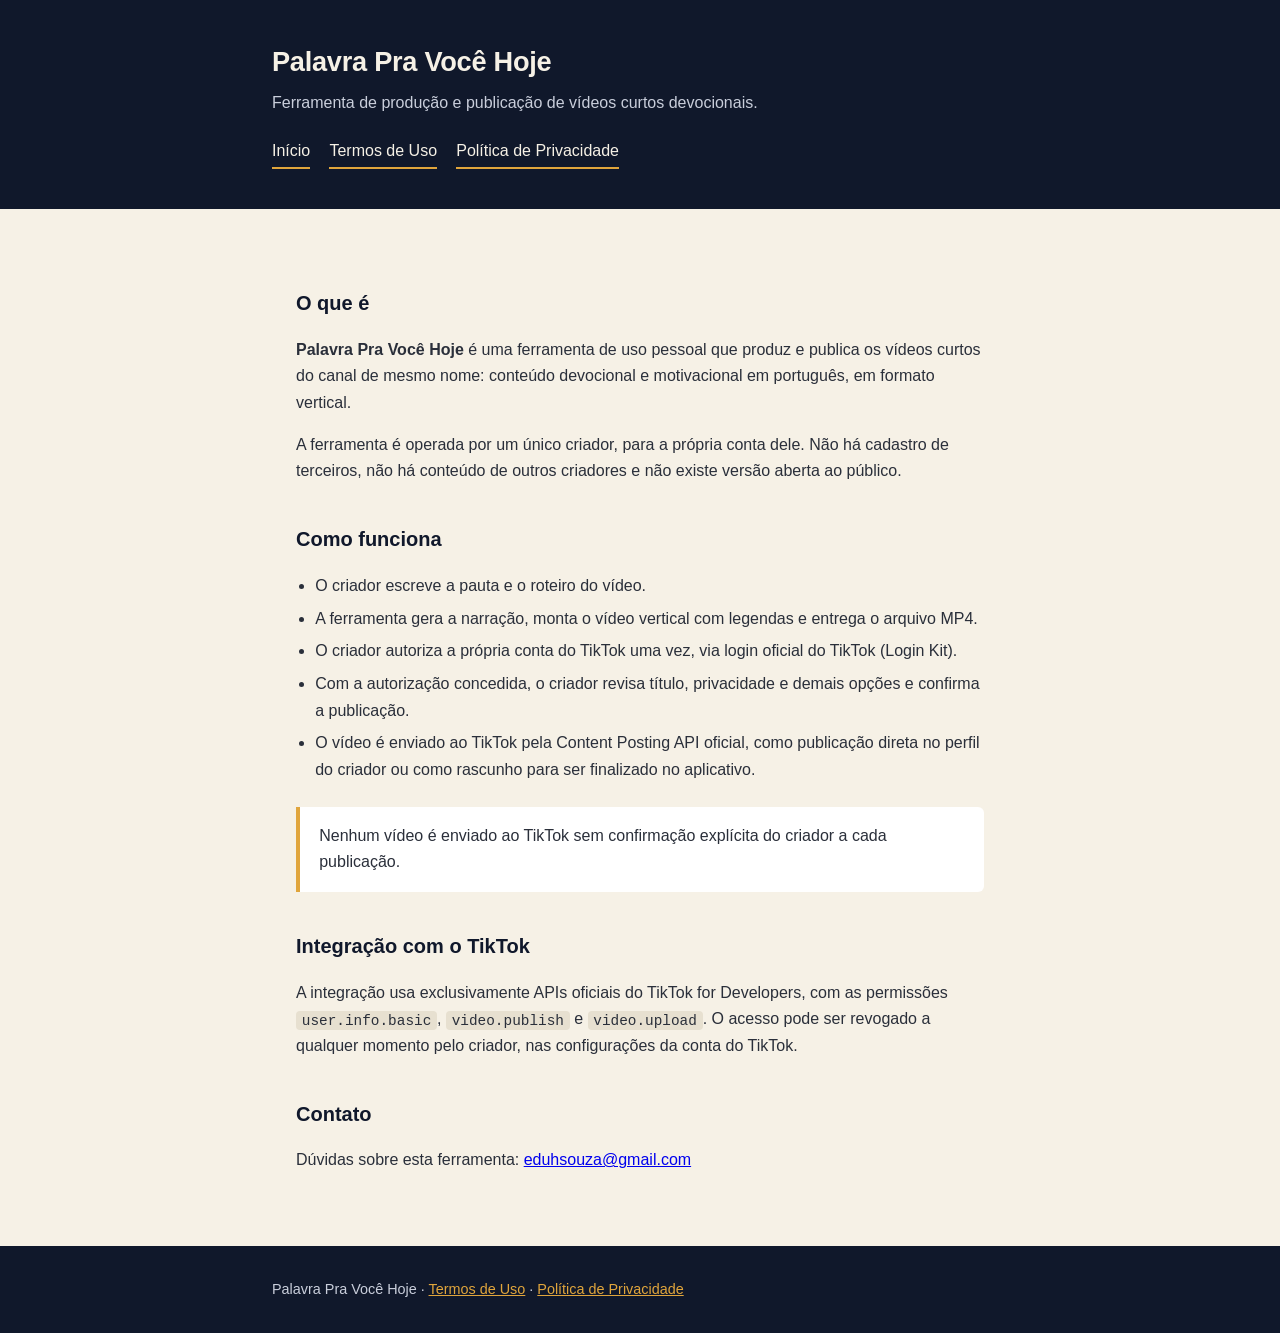
<file: index.html>
<!doctype html>
<html lang="pt-BR">
<head>
<meta charset="utf-8">
<meta name="viewport" content="width=device-width, initial-scale=1">
<title>Palavra Pra Você Hoje</title>
<link rel="stylesheet" href="estilo.css">
</head>
<body>
<header>
  <div class="interno">
    <h1>Palavra Pra Você Hoje</h1>
    <p>Ferramenta de produção e publicação de vídeos curtos devocionais.</p>
    <nav>
      <a href="index.html">Início</a>
      <a href="termos.html">Termos de Uso</a>
      <a href="privacidade.html">Política de Privacidade</a>
    </nav>
  </div>
</header>
<main>
  <h2>O que é</h2>
  <p>
    <strong>Palavra Pra Você Hoje</strong> é uma ferramenta de uso pessoal que produz e
    publica os vídeos curtos do canal de mesmo nome: conteúdo devocional e
    motivacional em português, em formato vertical.
  </p>
  <p>
    A ferramenta é operada por um único criador, para a própria conta dele. Não há
    cadastro de terceiros, não há conteúdo de outros criadores e não existe versão
    aberta ao público.
  </p>

  <h2>Como funciona</h2>
  <ul>
    <li>O criador escreve a pauta e o roteiro do vídeo.</li>
    <li>A ferramenta gera a narração, monta o vídeo vertical com legendas e entrega o arquivo MP4.</li>
    <li>O criador autoriza a própria conta do TikTok uma vez, via login oficial do TikTok (Login Kit).</li>
    <li>Com a autorização concedida, o criador revisa título, privacidade e demais opções e confirma a publicação.</li>
    <li>O vídeo é enviado ao TikTok pela Content Posting API oficial, como publicação direta no perfil do criador ou como rascunho para ser finalizado no aplicativo.</li>
  </ul>

  <div class="destaque">
    Nenhum vídeo é enviado ao TikTok sem confirmação explícita do criador a cada publicação.
  </div>

  <h2>Integração com o TikTok</h2>
  <p>
    A integração usa exclusivamente APIs oficiais do TikTok for Developers, com as
    permissões <code>user.info.basic</code>, <code>video.publish</code> e
    <code>video.upload</code>. O acesso pode ser revogado a qualquer momento pelo
    criador, nas configurações da conta do TikTok.
  </p>

  <h2>Contato</h2>
  <p>Dúvidas sobre esta ferramenta: <a href="mailto:eduhsouza@gmail.com">eduhsouza@gmail.com</a></p>
</main>
<footer>
  <div class="interno">
    Palavra Pra Você Hoje · <a href="termos.html">Termos de Uso</a> ·
    <a href="privacidade.html">Política de Privacidade</a>
  </div>
</footer>
</body>
</html>
</file>
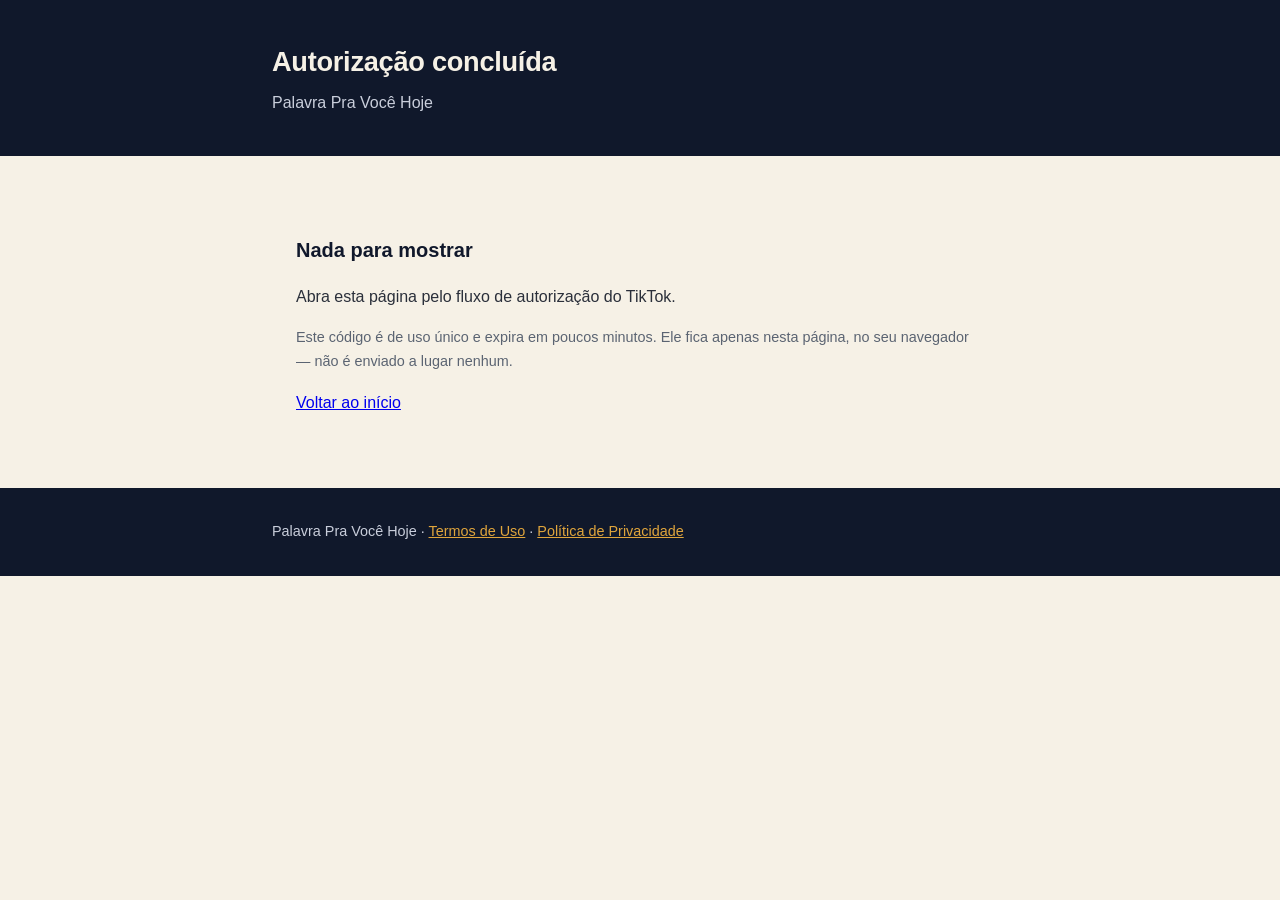
<file: callback.html>
<!doctype html>
<html lang="pt-BR">
<head>
<meta charset="utf-8">
<meta name="viewport" content="width=device-width, initial-scale=1">
<title>Autorização concluída — Palavra Pra Você Hoje</title>
<link rel="stylesheet" href="estilo.css">
<style>
  .caixa {
    background: #fff; border: 1px solid #ddd6c6; border-radius: 8px;
    padding: 1rem; margin: 1rem 0;
    font-family: ui-monospace, SFMono-Regular, Consolas, monospace;
    font-size: .92rem; word-break: break-all;
  }
  button {
    background: var(--noite); color: var(--creme); border: 0; border-radius: 6px;
    padding: .6rem 1.1rem; font-size: .95rem; cursor: pointer;
  }
  button:hover { background: var(--noite-claro); }
  .erro { color: #a8321f; font-weight: 600; }
</style>
</head>
<body>
<header>
  <div class="interno">
    <h1>Autorização concluída</h1>
    <p>Palavra Pra Você Hoje</p>
  </div>
</header>
<main>
  <div id="conteudo"><p>Lendo a resposta do TikTok…</p></div>
  <p class="data">
    Este código é de uso único e expira em poucos minutos. Ele fica apenas nesta página,
    no seu navegador — não é enviado a lugar nenhum.
  </p>
  <p><a href="index.html">Voltar ao início</a></p>
</main>
<footer>
  <div class="interno">
    Palavra Pra Você Hoje · <a href="termos.html">Termos de Uso</a> ·
    <a href="privacidade.html">Política de Privacidade</a>
  </div>
</footer>
<script>
(function () {
  var p = new URLSearchParams(window.location.search);
  var code = p.get("code");
  var state = p.get("state");
  var erro = p.get("error");
  var descricao = p.get("error_description");
  var alvo = document.getElementById("conteudo");

  function elemento(tag, texto, classe) {
    var e = document.createElement(tag);
    if (texto !== undefined) e.textContent = texto;
    if (classe) e.className = classe;
    return e;
  }

  alvo.textContent = "";

  if (erro) {
    alvo.appendChild(elemento("h2", "A autorização não foi concluída"));
    alvo.appendChild(elemento("p", "Erro: " + erro, "erro"));
    if (descricao) alvo.appendChild(elemento("p", descricao));
    alvo.appendChild(elemento("p", "Feche esta aba e rode o comando de autorização novamente."));
    return;
  }

  if (!code) {
    alvo.appendChild(elemento("h2", "Nada para mostrar"));
    alvo.appendChild(elemento("p", "Abra esta página pelo fluxo de autorização do TikTok."));
    return;
  }

  alvo.appendChild(elemento("h2", "Copie o código abaixo"));
  alvo.appendChild(elemento("p", "Cole no terminal, na etapa que está aguardando o código."));

  var caixa = elemento("div", code, "caixa");
  caixa.id = "codigo";
  alvo.appendChild(caixa);

  var botao = elemento("button", "Copiar código");
  botao.addEventListener("click", function () {
    navigator.clipboard.writeText(code).then(function () {
      botao.textContent = "Copiado";
      setTimeout(function () { botao.textContent = "Copiar código"; }, 2000);
    });
  });
  alvo.appendChild(botao);

  if (state) {
    var s = elemento("p");
    s.appendChild(elemento("strong", "state: "));
    s.appendChild(document.createTextNode(state));
    s.className = "data";
    alvo.appendChild(s);
  }
})();
</script>
</body>
</html>
</file>
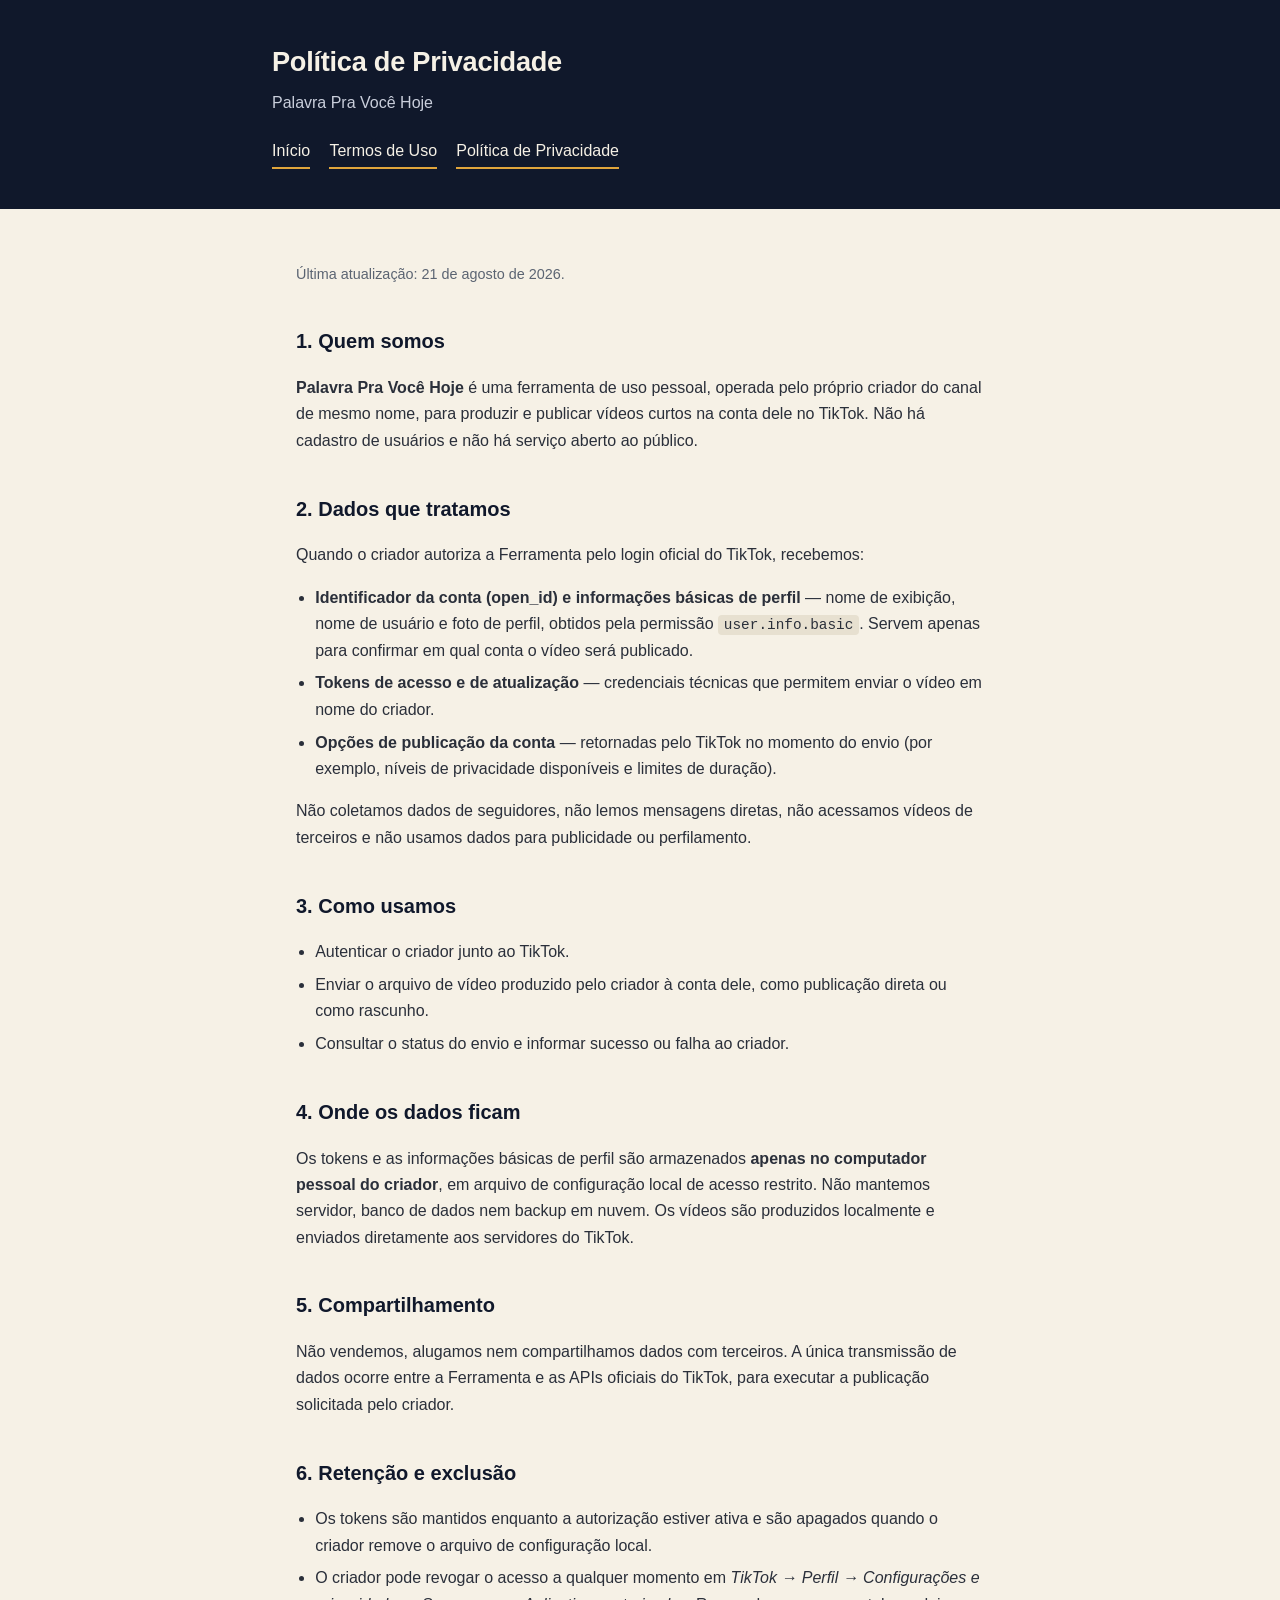
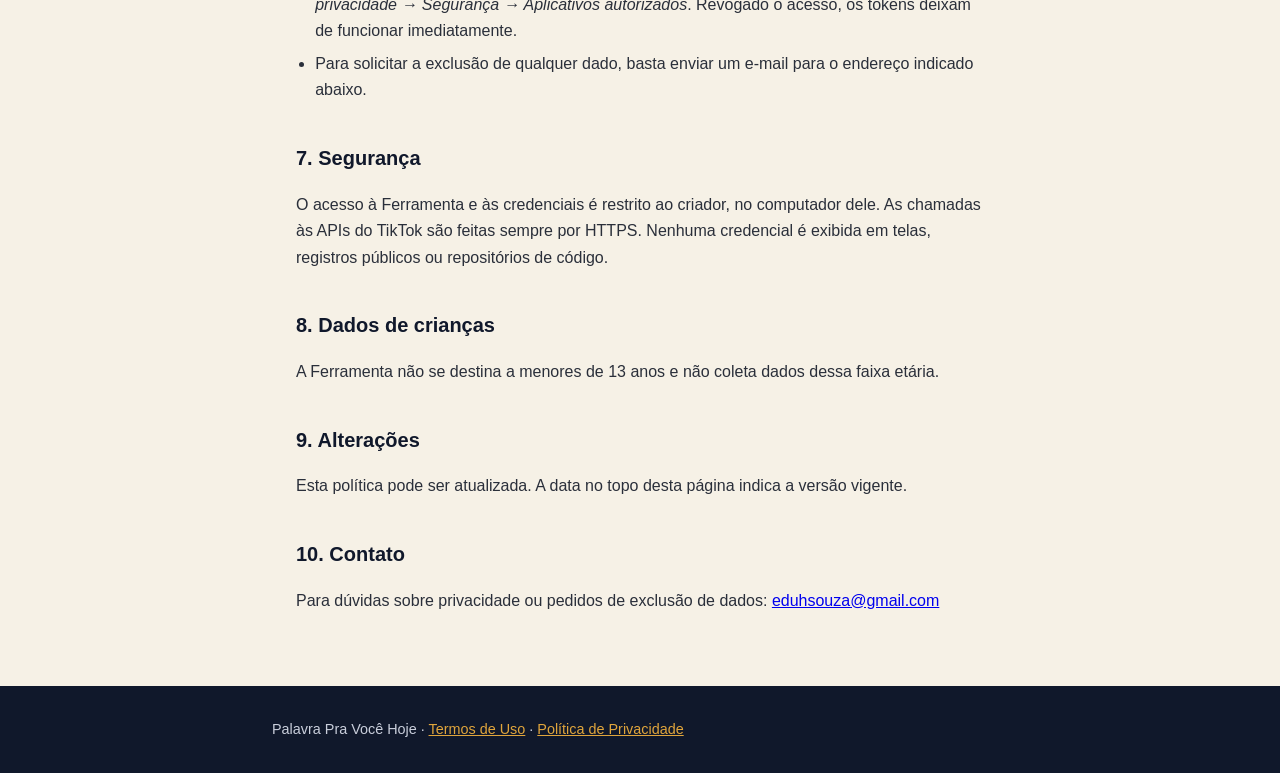
<file: privacidade.html>
<!doctype html>
<html lang="pt-BR">
<head>
<meta charset="utf-8">
<meta name="viewport" content="width=device-width, initial-scale=1">
<title>Política de Privacidade — Palavra Pra Você Hoje</title>
<link rel="stylesheet" href="estilo.css">
</head>
<body>
<header>
  <div class="interno">
    <h1>Política de Privacidade</h1>
    <p>Palavra Pra Você Hoje</p>
    <nav>
      <a href="index.html">Início</a>
      <a href="termos.html">Termos de Uso</a>
      <a href="privacidade.html">Política de Privacidade</a>
    </nav>
  </div>
</header>
<main>
  <p class="data">Última atualização: 21 de agosto de 2026.</p>

  <h2>1. Quem somos</h2>
  <p>
    <strong>Palavra Pra Você Hoje</strong> é uma ferramenta de uso pessoal, operada pelo
    próprio criador do canal de mesmo nome, para produzir e publicar vídeos curtos na
    conta dele no TikTok. Não há cadastro de usuários e não há serviço aberto ao público.
  </p>

  <h2>2. Dados que tratamos</h2>
  <p>Quando o criador autoriza a Ferramenta pelo login oficial do TikTok, recebemos:</p>
  <ul>
    <li><strong>Identificador da conta (open_id) e informações básicas de perfil</strong> — nome de exibição, nome de usuário e foto de perfil, obtidos pela permissão <code>user.info.basic</code>. Servem apenas para confirmar em qual conta o vídeo será publicado.</li>
    <li><strong>Tokens de acesso e de atualização</strong> — credenciais técnicas que permitem enviar o vídeo em nome do criador.</li>
    <li><strong>Opções de publicação da conta</strong> — retornadas pelo TikTok no momento do envio (por exemplo, níveis de privacidade disponíveis e limites de duração).</li>
  </ul>
  <p>
    Não coletamos dados de seguidores, não lemos mensagens diretas, não acessamos vídeos
    de terceiros e não usamos dados para publicidade ou perfilamento.
  </p>

  <h2>3. Como usamos</h2>
  <ul>
    <li>Autenticar o criador junto ao TikTok.</li>
    <li>Enviar o arquivo de vídeo produzido pelo criador à conta dele, como publicação direta ou como rascunho.</li>
    <li>Consultar o status do envio e informar sucesso ou falha ao criador.</li>
  </ul>

  <h2>4. Onde os dados ficam</h2>
  <p>
    Os tokens e as informações básicas de perfil são armazenados <strong>apenas no
    computador pessoal do criador</strong>, em arquivo de configuração local de acesso
    restrito. Não mantemos servidor, banco de dados nem backup em nuvem. Os vídeos são
    produzidos localmente e enviados diretamente aos servidores do TikTok.
  </p>

  <h2>5. Compartilhamento</h2>
  <p>
    Não vendemos, alugamos nem compartilhamos dados com terceiros. A única transmissão de
    dados ocorre entre a Ferramenta e as APIs oficiais do TikTok, para executar a
    publicação solicitada pelo criador.
  </p>

  <h2>6. Retenção e exclusão</h2>
  <ul>
    <li>Os tokens são mantidos enquanto a autorização estiver ativa e são apagados quando o criador remove o arquivo de configuração local.</li>
    <li>O criador pode revogar o acesso a qualquer momento em <em>TikTok → Perfil → Configurações e privacidade → Segurança → Aplicativos autorizados</em>. Revogado o acesso, os tokens deixam de funcionar imediatamente.</li>
    <li>Para solicitar a exclusão de qualquer dado, basta enviar um e-mail para o endereço indicado abaixo.</li>
  </ul>

  <h2>7. Segurança</h2>
  <p>
    O acesso à Ferramenta e às credenciais é restrito ao criador, no computador dele. As
    chamadas às APIs do TikTok são feitas sempre por HTTPS. Nenhuma credencial é exibida
    em telas, registros públicos ou repositórios de código.
  </p>

  <h2>8. Dados de crianças</h2>
  <p>A Ferramenta não se destina a menores de 13 anos e não coleta dados dessa faixa etária.</p>

  <h2>9. Alterações</h2>
  <p>
    Esta política pode ser atualizada. A data no topo desta página indica a versão
    vigente.
  </p>

  <h2>10. Contato</h2>
  <p>
    Para dúvidas sobre privacidade ou pedidos de exclusão de dados:
    <a href="mailto:eduhsouza@gmail.com">eduhsouza@gmail.com</a>
  </p>
</main>
<footer>
  <div class="interno">
    Palavra Pra Você Hoje · <a href="termos.html">Termos de Uso</a> ·
    <a href="privacidade.html">Política de Privacidade</a>
  </div>
</footer>
</body>
</html>
</file>
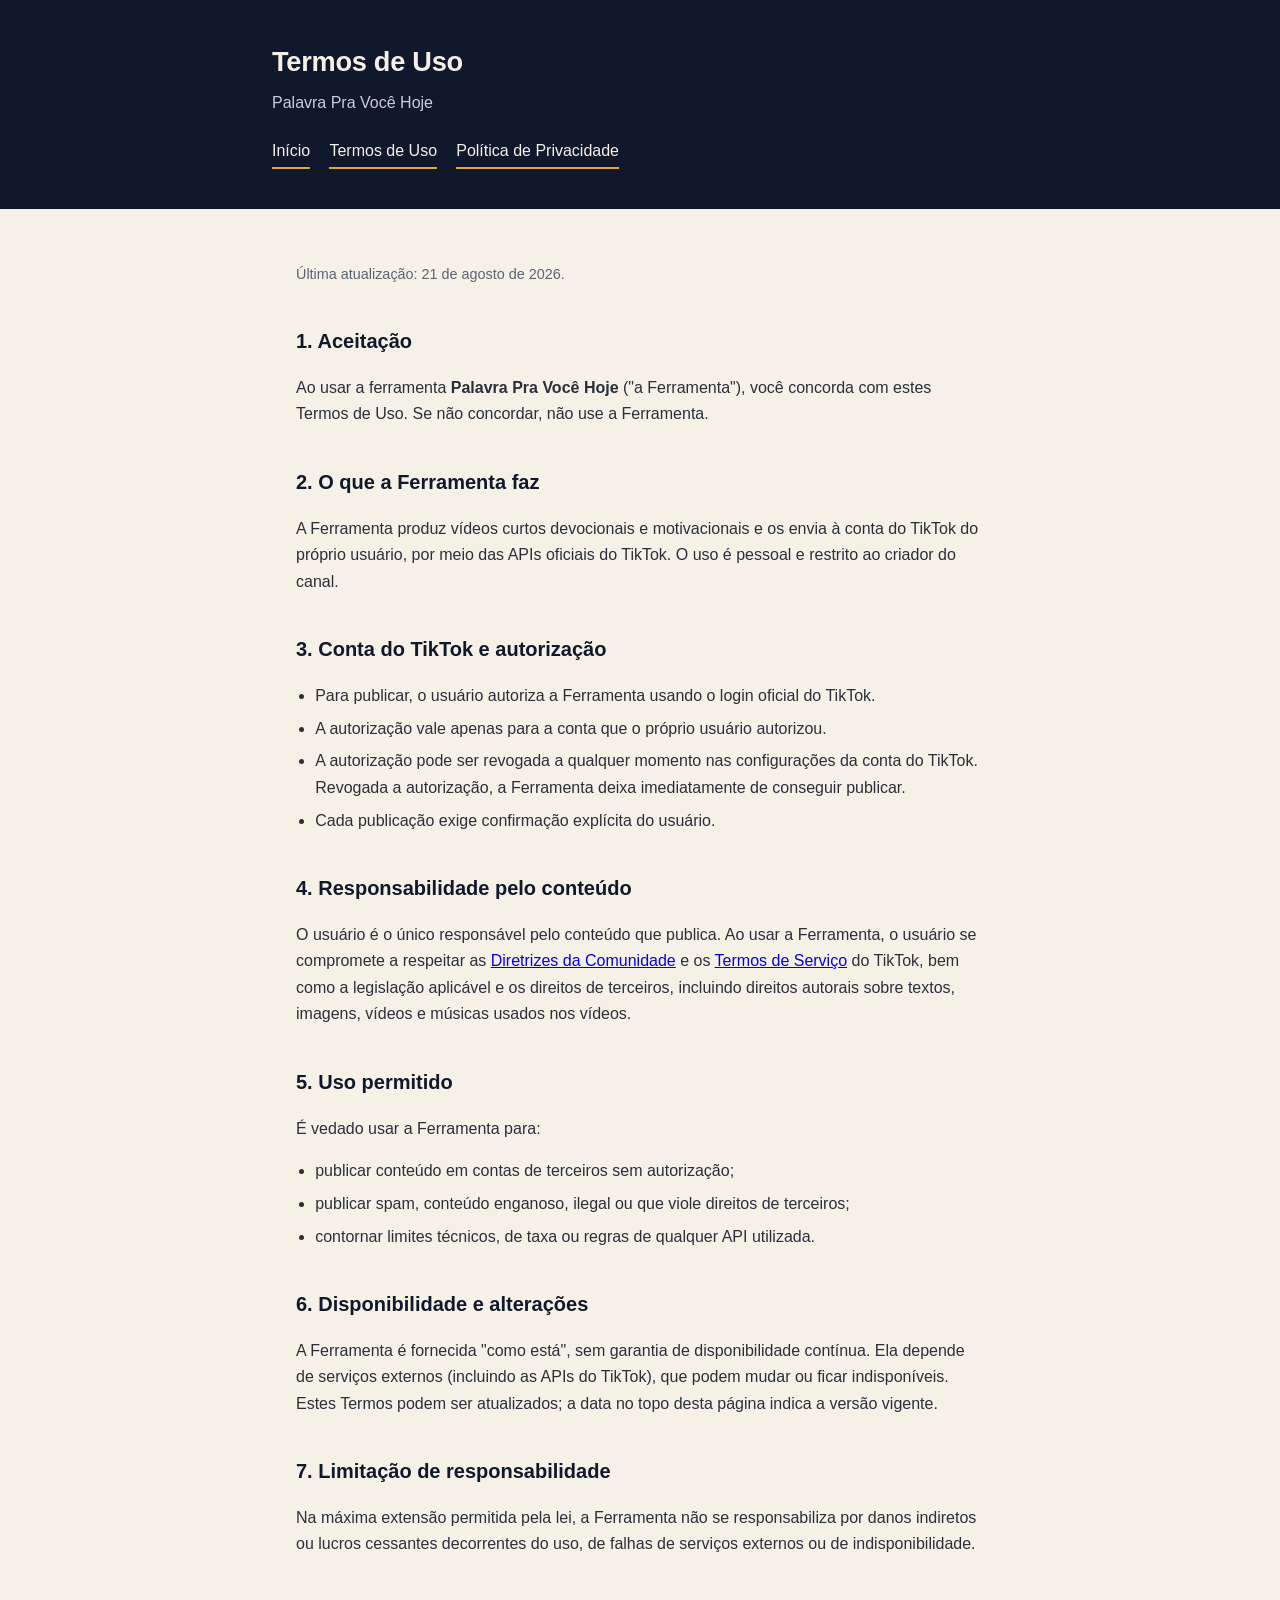
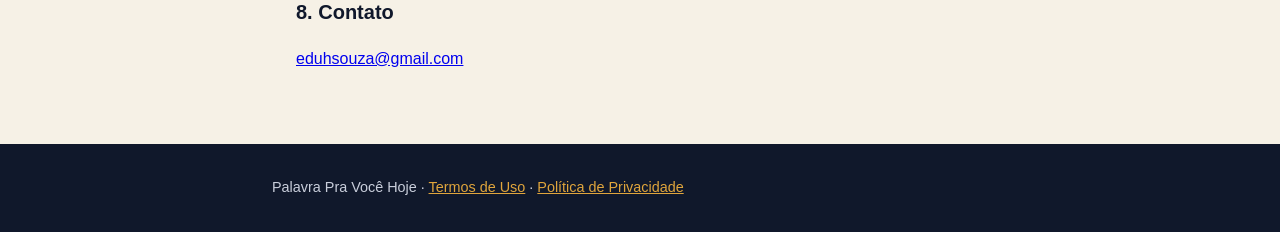
<file: termos.html>
<!doctype html>
<html lang="pt-BR">
<head>
<meta charset="utf-8">
<meta name="viewport" content="width=device-width, initial-scale=1">
<title>Termos de Uso — Palavra Pra Você Hoje</title>
<link rel="stylesheet" href="estilo.css">
</head>
<body>
<header>
  <div class="interno">
    <h1>Termos de Uso</h1>
    <p>Palavra Pra Você Hoje</p>
    <nav>
      <a href="index.html">Início</a>
      <a href="termos.html">Termos de Uso</a>
      <a href="privacidade.html">Política de Privacidade</a>
    </nav>
  </div>
</header>
<main>
  <p class="data">Última atualização: 21 de agosto de 2026.</p>

  <h2>1. Aceitação</h2>
  <p>
    Ao usar a ferramenta <strong>Palavra Pra Você Hoje</strong> ("a Ferramenta"), você
    concorda com estes Termos de Uso. Se não concordar, não use a Ferramenta.
  </p>

  <h2>2. O que a Ferramenta faz</h2>
  <p>
    A Ferramenta produz vídeos curtos devocionais e motivacionais e os envia à conta do
    TikTok do próprio usuário, por meio das APIs oficiais do TikTok. O uso é pessoal e
    restrito ao criador do canal.
  </p>

  <h2>3. Conta do TikTok e autorização</h2>
  <ul>
    <li>Para publicar, o usuário autoriza a Ferramenta usando o login oficial do TikTok.</li>
    <li>A autorização vale apenas para a conta que o próprio usuário autorizou.</li>
    <li>A autorização pode ser revogada a qualquer momento nas configurações da conta do TikTok. Revogada a autorização, a Ferramenta deixa imediatamente de conseguir publicar.</li>
    <li>Cada publicação exige confirmação explícita do usuário.</li>
  </ul>

  <h2>4. Responsabilidade pelo conteúdo</h2>
  <p>
    O usuário é o único responsável pelo conteúdo que publica. Ao usar a Ferramenta, o
    usuário se compromete a respeitar as
    <a href="https://www.tiktok.com/community-guidelines" target="_blank" rel="noopener">Diretrizes da Comunidade</a>
    e os <a href="https://www.tiktok.com/legal/terms-of-service" target="_blank" rel="noopener">Termos de Serviço</a>
    do TikTok, bem como a legislação aplicável e os direitos de terceiros, incluindo
    direitos autorais sobre textos, imagens, vídeos e músicas usados nos vídeos.
  </p>

  <h2>5. Uso permitido</h2>
  <p>É vedado usar a Ferramenta para:</p>
  <ul>
    <li>publicar conteúdo em contas de terceiros sem autorização;</li>
    <li>publicar spam, conteúdo enganoso, ilegal ou que viole direitos de terceiros;</li>
    <li>contornar limites técnicos, de taxa ou regras de qualquer API utilizada.</li>
  </ul>

  <h2>6. Disponibilidade e alterações</h2>
  <p>
    A Ferramenta é fornecida "como está", sem garantia de disponibilidade contínua. Ela
    depende de serviços externos (incluindo as APIs do TikTok), que podem mudar ou ficar
    indisponíveis. Estes Termos podem ser atualizados; a data no topo desta página indica
    a versão vigente.
  </p>

  <h2>7. Limitação de responsabilidade</h2>
  <p>
    Na máxima extensão permitida pela lei, a Ferramenta não se responsabiliza por danos
    indiretos ou lucros cessantes decorrentes do uso, de falhas de serviços externos ou
    de indisponibilidade.
  </p>

  <h2>8. Contato</h2>
  <p><a href="mailto:eduhsouza@gmail.com">eduhsouza@gmail.com</a></p>
</main>
<footer>
  <div class="interno">
    Palavra Pra Você Hoje · <a href="termos.html">Termos de Uso</a> ·
    <a href="privacidade.html">Política de Privacidade</a>
  </div>
</footer>
</body>
</html>
</file>
<file: estilo.css>
:root {
  --noite: #10182b;
  --noite-claro: #1c2740;
  --ambar: #e0a53c;
  --creme: #f6f1e6;
  --texto: #2a2f3a;
  --suave: #5b6472;
}
* { box-sizing: border-box; }
body {
  margin: 0;
  font-family: -apple-system, BlinkMacSystemFont, "Segoe UI", Roboto, Helvetica, Arial, sans-serif;
  line-height: 1.65;
  color: var(--texto);
  background: var(--creme);
}
header {
  background: var(--noite);
  color: var(--creme);
  padding: 2.5rem 1.5rem;
}
header .interno, main, footer .interno { max-width: 46rem; margin: 0 auto; }
header h1 { margin: 0 0 .3rem; font-size: 1.7rem; letter-spacing: -.01em; }
header p { margin: 0; color: #c9cedb; }
header a { color: var(--ambar); }
nav { margin-top: 1.4rem; display: flex; flex-wrap: wrap; gap: 1.2rem; }
nav a { color: var(--creme); text-decoration: none; border-bottom: 2px solid var(--ambar); padding-bottom: 2px; }
main { padding: 2.5rem 1.5rem 3.5rem; }
h2 { margin-top: 2.4rem; font-size: 1.25rem; color: var(--noite); }
h3 { margin-top: 1.8rem; font-size: 1.02rem; color: var(--noite-claro); }
ul { padding-left: 1.2rem; }
li { margin-bottom: .4rem; }
code {
  background: #e7e0d0; padding: .12em .4em; border-radius: 4px;
  font-family: ui-monospace, SFMono-Regular, Consolas, monospace; font-size: .9em;
}
.data { color: var(--suave); font-size: .9rem; }
.destaque {
  background: #fff; border-left: 4px solid var(--ambar);
  padding: 1rem 1.2rem; border-radius: 0 6px 6px 0; margin: 1.5rem 0;
}
footer { background: var(--noite); color: #c9cedb; padding: 2rem 1.5rem; font-size: .9rem; }
footer a { color: var(--ambar); }
</file>
